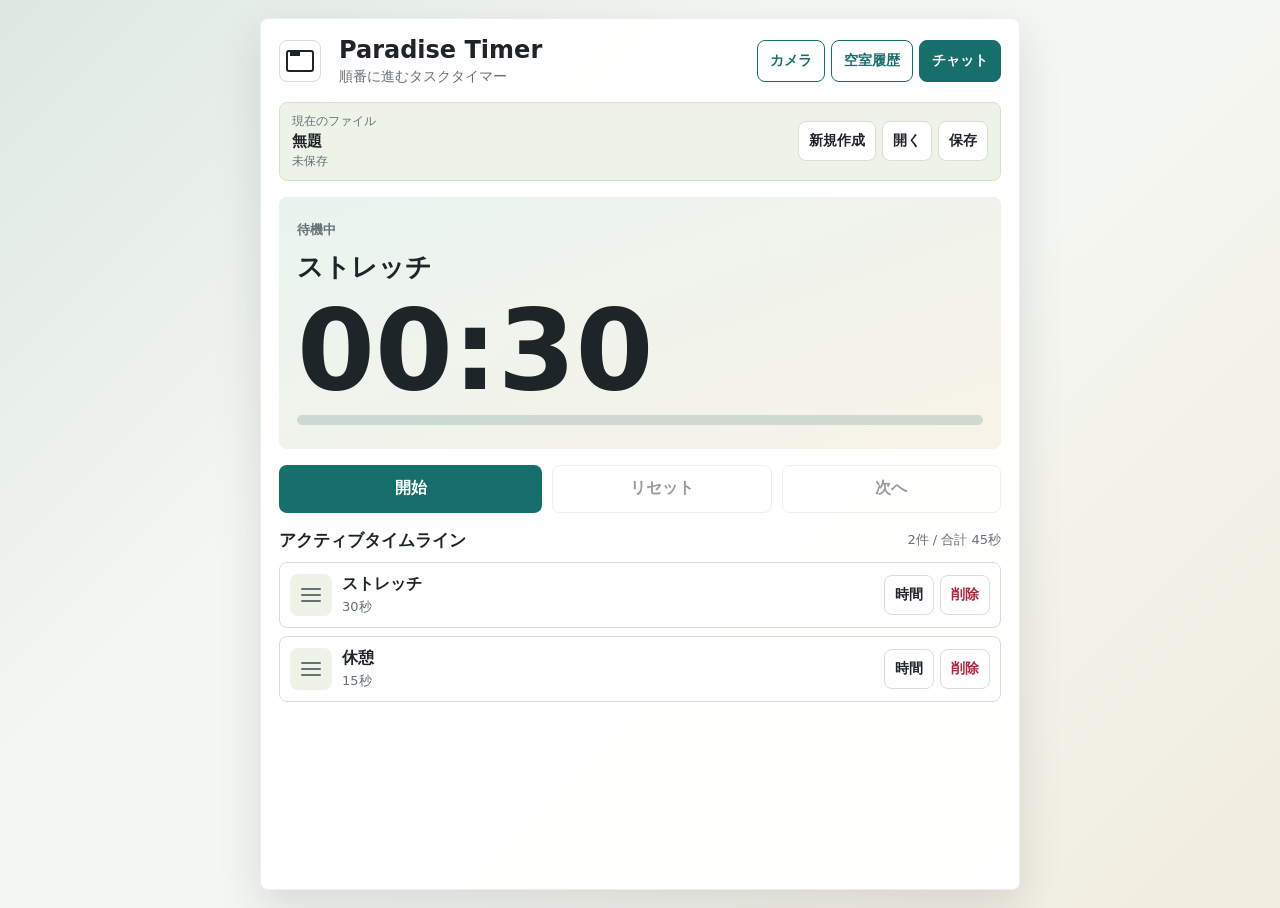
<file: index.html>
<!doctype html>
<html lang="ja">
  <head>
    <meta charset="UTF-8" />
    <meta name="viewport" content="width=device-width, initial-scale=1.0, viewport-fit=cover" />
    <title>Paradise Timer</title>
    <link rel="stylesheet" href="./styles.css?v=20260719-documents" />
  </head>
  <body>
    <main class="app-shell">
      <section class="timer-panel view active" id="timerView" aria-label="タイマー">
        <header class="app-header timer-header">
          <button class="icon-button folder-button" id="openStockBtn" type="button" aria-label="タスクストックを開く"></button>
          <div class="app-title">
            <h1>Paradise Timer</h1>
            <p>順番に進むタスクタイマー</p>
          </div>
          <div class="header-links">
            <a class="camera-button" href="/camera/">カメラ</a>
            <a class="hotel-button" href="/hotel/">空室履歴</a>
            <a class="chat-button" href="/chat/">チャット</a>
          </div>
        </header>

        <div class="file-toolbar" role="toolbar" aria-label="タイマーファイル操作">
          <div class="file-current">
            <span>現在のファイル</span>
            <strong id="currentDocumentName">無題</strong>
            <small id="documentStatus">未保存</small>
          </div>
          <div class="file-actions">
            <button class="small-button" id="newDocumentBtn" type="button">新規作成</button>
            <button class="small-button" id="openDocumentBtn" type="button">開く</button>
            <button class="small-button file-save-button" id="saveDocumentBtn" type="button">保存</button>
          </div>
        </div>

        <section class="now-view" aria-live="polite">
          <p class="status-label" id="timerStatus">待機中</p>
          <h2 id="currentTaskName">ストックからタスクを追加してください</h2>
          <div class="time-display" id="timeDisplay">00:00</div>
          <div class="progress-track" aria-hidden="true">
            <div class="progress-fill" id="progressFill"></div>
          </div>
        </section>

        <div class="control-bar" role="toolbar" aria-label="タイマー操作">
          <button class="primary-button" id="startPauseBtn" type="button">開始</button>
          <button class="secondary-button" id="resetBtn" type="button">リセット</button>
          <button class="secondary-button" id="nextBtn" type="button">次へ</button>
        </div>

        <section class="task-section" aria-label="アクティブタイムライン">
          <div class="section-heading">
            <h2>アクティブタイムライン</h2>
            <span id="taskCount">0件</span>
          </div>
          <div class="task-list" id="taskList"></div>
          <p class="empty-state" id="emptyState">タスクストックからアクティブタイムラインへ追加できます</p>
        </section>
      </section>

      <section class="timer-panel view" id="stockView" aria-label="タスクストック">
        <header class="app-header">
          <button class="icon-button" id="backToTimerBtn" type="button" aria-label="タイマーへ戻る">←</button>
          <div class="app-title">
            <h1>タスクストック</h1>
            <p>やりたいことを名前だけでためておく場所</p>
          </div>
          <button class="icon-button add-button" id="addStockBtn" type="button" aria-label="ストックを追加">+</button>
        </header>

        <section class="task-section stock-section" aria-label="ストック一覧">
          <div class="section-heading">
            <h2>ストック一覧</h2>
            <span id="stockCount">0件</span>
          </div>
          <div class="task-list" id="stockList"></div>
          <p class="empty-state" id="stockEmptyState">+ ボタンからストックを追加できます</p>
        </section>
      </section>
    </main>

    <dialog class="task-dialog" id="timeDialog">
      <form method="dialog" id="timeForm">
        <div class="dialog-header">
          <h2 id="timeDialogTitle">時間を設定</h2>
          <button class="icon-button" id="closeTimeDialogBtn" type="button" aria-label="閉じる">×</button>
        </div>

        <p class="selected-stock-name" id="selectedStockName"></p>

        <div class="time-fields">
          <label class="field">
            <span>分</span>
            <input id="taskMinutesInput" type="number" min="0" max="999" step="1" inputmode="numeric" />
          </label>
          <label class="field">
            <span>秒</span>
            <input id="taskSecondsInput" type="number" min="0" max="59" step="1" inputmode="numeric" />
          </label>
        </div>

        <p class="form-error" id="timeFormError" role="alert"></p>

        <div class="dialog-actions">
          <button class="secondary-button" id="cancelTimeDialogBtn" type="button">キャンセル</button>
          <button class="primary-button" id="saveTimeBtn" type="submit">タイムラインへ追加</button>
        </div>
      </form>
    </dialog>

    <dialog class="task-dialog" id="stockDialog">
      <form method="dialog" id="stockForm">
        <div class="dialog-header">
          <h2 id="stockDialogTitle">ストックを追加</h2>
          <button class="icon-button" id="closeStockDialogBtn" type="button" aria-label="閉じる">×</button>
        </div>

        <label class="field">
          <span>やること</span>
          <input id="stockNameInput" type="text" maxlength="80" autocomplete="off" required />
        </label>

        <p class="form-error" id="stockFormError" role="alert"></p>

        <div class="dialog-actions">
          <button class="secondary-button" id="cancelStockDialogBtn" type="button">キャンセル</button>
          <button class="primary-button" type="submit">保存</button>
        </div>
      </form>
    </dialog>

    <dialog class="task-dialog" id="documentNameDialog">
      <form method="dialog" id="documentNameForm">
        <div class="dialog-header">
          <h2 id="documentNameDialogTitle">新規作成</h2>
          <button class="icon-button" id="closeDocumentNameDialogBtn" type="button" aria-label="閉じる">×</button>
        </div>

        <label class="field">
          <span>ファイル名</span>
          <input id="documentNameInput" type="text" maxlength="80" autocomplete="off" required />
        </label>

        <p class="form-error" id="documentNameError" role="alert"></p>

        <div class="dialog-actions">
          <button class="secondary-button" id="cancelDocumentNameBtn" type="button">キャンセル</button>
          <button class="primary-button" id="confirmDocumentNameBtn" type="submit">作成</button>
        </div>
      </form>
    </dialog>

    <dialog class="task-dialog" id="openDocumentDialog">
      <div class="dialog-body">
        <div class="dialog-header">
          <h2>ファイルを開く</h2>
          <button class="icon-button" id="closeOpenDocumentDialogBtn" type="button" aria-label="閉じる">×</button>
        </div>
        <div class="document-list" id="documentList"></div>
        <p class="empty-state" id="documentListEmpty" hidden>保存されたファイルはありません</p>
        <p class="form-error" id="documentListError" role="alert"></p>
      </div>
    </dialog>

    <script src="./client.js?v=20260719-documents"></script>
  </body>
</html>
</file>
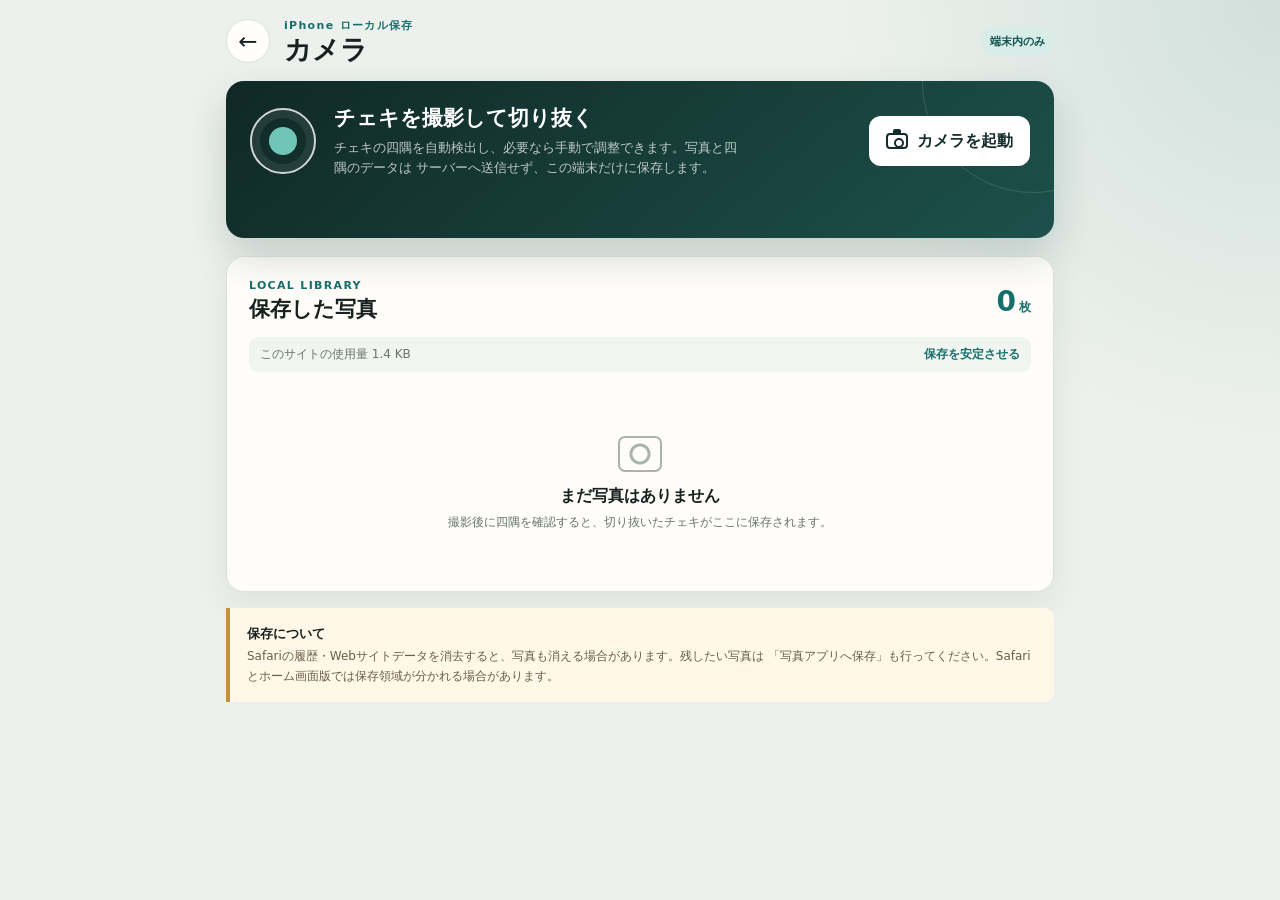
<file: camera/index.html>
<!doctype html>
<html lang="ja">
  <head>
    <meta charset="UTF-8" />
    <meta name="viewport"
      content="width=device-width, initial-scale=1.0, viewport-fit=cover" />
    <meta name="theme-color" content="#152d2a" />
    <title>ローカルカメラ - Paradise Timer</title>
    <link rel="stylesheet" href="/camera/styles.css?v=20260817-menu" />
  </head>
  <body>
    <main class="camera-shell">
      <header class="camera-header">
        <a class="back-link" href="/" aria-label="タイマーへ戻る">←</a>
        <div>
          <p class="eyebrow">iPhone ローカル保存</p>
          <h1>カメラ</h1>
        </div>
        <span class="local-badge">端末内のみ</span>
      </header>

      <section class="capture-card" aria-labelledby="captureTitle">
        <div class="lens-mark" aria-hidden="true"><span></span></div>
        <div class="capture-copy">
          <h2 id="captureTitle">チェキを撮影して切り抜く</h2>
          <p>
            チェキの四隅を自動検出し、必要なら手動で調整できます。写真と四隅のデータは
            サーバーへ送信せず、この端末だけに保存します。
          </p>
        </div>
        <button class="capture-button" id="captureButton" type="button">
          <span class="camera-icon" aria-hidden="true"></span>
          カメラを起動
        </button>
        <input
          id="cameraInput"
          type="file"
          accept="image/*"
          capture="environment"
          aria-label="カメラで写真を撮影"
          hidden
        />
        <p class="capture-status" id="captureStatus" role="status"
          aria-live="polite"></p>
      </section>

      <section class="library-panel" aria-labelledby="libraryTitle">
        <div class="library-heading">
          <div>
            <p class="eyebrow">LOCAL LIBRARY</p>
            <h2 id="libraryTitle">保存した写真</h2>
          </div>
          <div class="library-count">
            <strong id="photoCount">0</strong><span>枚</span>
          </div>
        </div>

        <div class="storage-row">
          <span id="storageUsage">使用容量を確認中…</span>
          <button class="text-button" id="requestPersistence"
            type="button">保存を安定させる</button>
        </div>

        <div class="photo-grid" id="photoGrid"></div>
        <div class="empty-library" id="emptyLibrary">
          <span class="empty-icon" aria-hidden="true"></span>
          <p>まだ写真はありません</p>
          <small>撮影後に四隅を確認すると、切り抜いたチェキがここに保存されます。</small>
        </div>
      </section>

      <aside class="privacy-note">
        <strong>保存について</strong>
        <p>
          Safariの履歴・Webサイトデータを消去すると、写真も消える場合があります。残したい写真は
          「写真アプリへ保存」も行ってください。Safariとホーム画面版では保存領域が分かれる場合があります。
        </p>
      </aside>
    </main>

    <dialog class="photo-dialog" id="photoDialog">
      <div class="dialog-shell">
        <header>
          <div class="dialog-meta">
            <strong id="dialogDate">撮影した写真</strong>
            <small id="dialogSize"></small>
          </div>
          <div class="dialog-header-actions">
            <button class="more-button" id="openPhotoActions" type="button"
              aria-label="写真の操作メニューを開く" aria-expanded="false"
              aria-controls="photoActionMenu">…</button>
            <button class="close-button" id="closeDialog" type="button"
              aria-label="閉じる">×</button>
          </div>
        </header>
        <div class="dialog-image-wrap">
          <img id="dialogImage" alt="撮影した写真の拡大表示" />
        </div>
        <p class="dialog-help" id="saveHelp" role="status"></p>
        <div class="photo-action-menu" id="photoActionMenu" hidden>
          <button class="action-menu-scrim" id="closePhotoActions"
            type="button" aria-label="写真の操作メニューを閉じる"></button>
          <div class="action-sheet" role="menu" aria-label="写真の操作">
            <div class="action-sheet-group">
              <button id="saveToPhotos" type="button" role="menuitem">
                写真アプリへ保存
              </button>
              <button id="adjustPhoto" type="button" role="menuitem">
                範囲を調整
              </button>
              <button class="action-delete" id="deletePhoto" type="button"
                role="menuitem">この写真を削除</button>
            </div>
            <button class="action-cancel" id="cancelPhotoActions"
              type="button">キャンセル</button>
          </div>
        </div>
      </div>
    </dialog>

    <dialog class="crop-dialog" id="cropDialog">
      <div class="crop-shell">
        <header class="crop-header">
          <div>
            <p class="eyebrow">CHEKI DETECTION</p>
            <h2 id="cropTitle">チェキの四隅を確認</h2>
          </div>
          <span class="crop-status" id="cropStatus">自動検出中…</span>
        </header>
        <div class="crop-stage">
          <canvas id="cropCanvas"
            aria-label="チェキの切り抜き範囲を調整"></canvas>
        </div>
        <p class="crop-hint" id="cropHint">
          4つの丸を指で動かして、チェキの角に合わせてください。
        </p>
        <div class="crop-actions">
          <button class="crop-cancel" id="cancelCrop"
            type="button">キャンセル</button>
          <button class="crop-detect" id="detectAgain"
            type="button">自動検出し直す</button>
          <button class="crop-rotate" id="rotateCrop"
            type="button">右へ90°回転</button>
          <button class="crop-save" id="saveCrop"
            type="button">この範囲で保存</button>
        </div>
      </div>
    </dialog>

    <script type="module" src="/camera/client.js?v=20260818-rotation"></script>
  </body>
</html>
</file>
<file: styles.css>
:root {
  color-scheme: light;
  --bg: #f4f6f1;
  --panel: #ffffff;
  --panel-strong: #eef3e8;
  --ink: #1e2528;
  --muted: #667176;
  --line: #d9dfd5;
  --accent: #176f6b;
  --accent-dark: #11534f;
  --accent-soft: #d9efeb;
  --danger: #b4233a;
  --shadow: 0 18px 44px rgba(25, 39, 45, 0.13);
  font-family: -apple-system, BlinkMacSystemFont, "Segoe UI", system-ui, sans-serif;
}

* {
  box-sizing: border-box;
}

html,
body {
  min-width: 320px;
  min-height: 100%;
  margin: 0;
}

body {
  color: var(--ink);
  background:
    linear-gradient(135deg, rgba(23, 111, 107, 0.1), transparent 36%),
    linear-gradient(315deg, rgba(204, 122, 0, 0.08), transparent 42%),
    var(--bg);
}

button,
input {
  font: inherit;
}

button {
  border: 0;
  cursor: pointer;
  -webkit-tap-highlight-color: transparent;
}

button:disabled {
  cursor: not-allowed;
  opacity: 0.45;
}

.app-shell {
  display: grid;
  min-height: 100dvh;
  place-items: center;
  padding: max(18px, env(safe-area-inset-top)) max(14px, env(safe-area-inset-right))
    max(18px, env(safe-area-inset-bottom)) max(14px, env(safe-area-inset-left));
}

.timer-panel {
  width: min(760px, 100%);
  height: min(900px, calc(100dvh - 28px));
  min-height: 0;
  flex-direction: column;
  gap: 16px;
  padding: 18px;
  overflow: hidden;
  border: 1px solid rgba(30, 37, 40, 0.08);
  border-radius: 8px;
  background: rgba(255, 255, 255, 0.94);
  box-shadow: var(--shadow);
}

.view {
  display: none;
}

.view.active {
  display: flex;
}

.app-header,
.section-heading,
.dialog-header,
.dialog-actions,
.control-bar,
.task-actions {
  display: flex;
  align-items: center;
}

.app-header {
  display: grid;
  grid-template-columns: 48px minmax(0, 1fr) 48px;
  gap: 12px;
}

.timer-header {
  grid-template-columns: 48px minmax(0, 1fr) auto;
}

.header-links {
  display: flex;
  gap: 6px;
}

.camera-button,
.hotel-button,
.chat-button {
  display: inline-grid;
  min-height: 42px;
  align-items: center;
  padding: 0 12px;
  border: 1px solid var(--accent);
  border-radius: 8px;
  color: #fff;
  background: var(--accent);
  font-size: 14px;
  font-weight: 700;
  text-decoration: none;
}

.camera-button,
.hotel-button {
  color: var(--accent);
  background: #fff;
}

.chat-button:hover {
  background: var(--accent-dark);
}

.app-title {
  min-width: 0;
}

.app-header h1,
.app-header p,
.section-heading h2,
.now-view h2,
.empty-state,
.status-label,
.selected-stock-name {
  margin: 0;
}

.app-header h1 {
  overflow-wrap: anywhere;
  font-size: 24px;
  line-height: 1.15;
  letter-spacing: 0;
}

.app-header p,
.status-label,
.section-heading span,
.task-time,
.empty-state {
  color: var(--muted);
}

.app-header p {
  margin-top: 3px;
  font-size: 14px;
}

.icon-button {
  width: 42px;
  height: 42px;
  display: inline-grid;
  place-items: center;
  flex: 0 0 auto;
  border: 1px solid var(--line);
  border-radius: 8px;
  color: var(--ink);
  background: #fff;
  font-size: 22px;
  line-height: 1;
}

.folder-button::before {
  content: "";
  width: 24px;
  height: 18px;
  display: block;
  border: 2px solid currentColor;
  border-radius: 3px;
  background: linear-gradient(currentColor, currentColor) 2px -3px / 10px 7px no-repeat;
}

.add-button {
  width: 48px;
  height: 48px;
  color: #fff;
  background: var(--accent);
  border-color: var(--accent);
  font-size: 30px;
}

.file-toolbar {
  display: flex;
  align-items: center;
  justify-content: space-between;
  gap: 12px;
  padding: 10px 12px;
  border: 1px solid var(--line);
  border-radius: 8px;
  background: var(--panel-strong);
}

.file-current {
  display: grid;
  min-width: 0;
  gap: 2px;
}

.file-current span,
.file-current small {
  color: var(--muted);
  font-size: 12px;
}

.file-current strong {
  overflow: hidden;
  text-overflow: ellipsis;
  white-space: nowrap;
  font-size: 15px;
}

.file-actions {
  display: flex;
  flex: 0 0 auto;
  gap: 6px;
}

.file-save-button {
  color: #fff;
  border-color: var(--accent);
  background: var(--accent);
}

.now-view {
  display: grid;
  gap: 12px;
  padding: 24px 18px;
  border-radius: 8px;
  background: linear-gradient(160deg, #e9f4ef, #f8f3e8);
}

.status-label {
  font-size: 13px;
  font-weight: 700;
}

.now-view h2 {
  min-height: 34px;
  overflow-wrap: anywhere;
  font-size: 26px;
  line-height: 1.25;
}

.time-display {
  font-variant-numeric: tabular-nums;
  font-size: clamp(58px, 18vw, 112px);
  font-weight: 800;
  line-height: 0.95;
  letter-spacing: 0;
}

.progress-track {
  width: 100%;
  height: 10px;
  overflow: hidden;
  border-radius: 999px;
  background: rgba(17, 83, 79, 0.16);
}

.progress-fill {
  width: 0%;
  height: 100%;
  border-radius: inherit;
  background: var(--accent);
  transition: width 180ms linear;
}

.control-bar {
  display: grid;
  grid-template-columns: 1.2fr 1fr 1fr;
  gap: 10px;
}

.primary-button,
.secondary-button {
  min-height: 48px;
  padding: 0 16px;
  border-radius: 8px;
  font-weight: 760;
}

.primary-button {
  color: #fff;
  background: var(--accent);
}

.secondary-button {
  color: var(--ink);
  border: 1px solid var(--line);
  background: #fff;
}

.task-section {
  min-height: 0;
  display: flex;
  flex: 1;
  flex-direction: column;
  gap: 10px;
  overflow: hidden;
}

.stock-section {
  padding-top: 8px;
}

.section-heading {
  justify-content: space-between;
  gap: 12px;
}

.section-heading h2 {
  font-size: 17px;
}

.section-heading span {
  font-size: 13px;
}

.task-list {
  display: grid;
  gap: 8px;
  min-height: 0;
  overflow-y: auto;
  overscroll-behavior: contain;
  padding-bottom: 4px;
  -webkit-overflow-scrolling: touch;
}

.task-item {
  display: grid;
  grid-template-columns: 42px minmax(0, 1fr) auto;
  align-items: center;
  gap: 10px;
  min-height: 66px;
  padding: 10px;
  border: 1px solid var(--line);
  border-radius: 8px;
  background: #fff;
  touch-action: pan-y;
}

.stock-item {
  grid-template-columns: 42px minmax(0, 1fr) auto;
  touch-action: auto;
}

.stock-item .task-actions {
  align-self: center;
}

.task-item.active {
  border-color: var(--accent);
  box-shadow: inset 4px 0 0 var(--accent);
}

.task-item.dragging {
  opacity: 0.7;
  box-shadow: 0 14px 28px rgba(25, 39, 45, 0.18);
}

.drag-handle {
  width: 42px;
  height: 42px;
  display: inline-grid;
  place-items: center;
  border-radius: 8px;
  color: var(--muted);
  background: var(--panel-strong);
  cursor: grab;
  touch-action: none;
}

.drag-handle::before {
  content: "";
  width: 20px;
  height: 2px;
  border-radius: 999px;
  background: currentColor;
  box-shadow:
    0 -6px 0 currentColor,
    0 6px 0 currentColor;
}

.task-main {
  min-width: 0;
}

.task-name {
  overflow-wrap: anywhere;
  font-size: 16px;
  font-weight: 740;
  line-height: 1.3;
}

.task-time {
  margin-top: 3px;
  font-size: 13px;
  font-variant-numeric: tabular-nums;
}

.task-actions {
  justify-content: flex-end;
  gap: 6px;
  white-space: nowrap;
}

.small-button {
  min-width: 44px;
  height: 40px;
  padding: 0 10px;
  border: 1px solid var(--line);
  border-radius: 8px;
  color: var(--ink);
  background: #fff;
  font-size: 14px;
  font-weight: 700;
}

.small-button.delete {
  color: var(--danger);
}

.empty-state {
  padding: 28px 12px;
  border: 1px dashed var(--line);
  border-radius: 8px;
  text-align: center;
}

.task-dialog {
  width: min(460px, calc(100vw - 28px));
  max-height: min(720px, calc(100dvh - 28px));
  padding: 0;
  border: 0;
  border-radius: 8px;
  background: #fff;
  box-shadow: var(--shadow);
}

.task-dialog::backdrop {
  background: rgba(14, 22, 25, 0.38);
}

.task-dialog form,
.dialog-body {
  display: grid;
  gap: 16px;
  padding: 18px;
}

.document-list {
  display: grid;
  gap: 8px;
  max-height: min(440px, 55dvh);
  overflow-y: auto;
}

.document-list-item {
  display: flex;
  align-items: center;
  justify-content: space-between;
  gap: 12px;
  padding: 10px;
  border: 1px solid var(--line);
  border-radius: 8px;
}

.document-list-main {
  display: grid;
  min-width: 0;
  gap: 3px;
}

.document-list-main strong {
  overflow-wrap: anywhere;
}

.document-list-main small {
  color: var(--muted);
}

.dialog-header {
  justify-content: space-between;
  gap: 12px;
}

.dialog-header h2 {
  margin: 0;
  font-size: 19px;
}

.selected-stock-name {
  padding: 12px;
  border-radius: 8px;
  background: var(--accent-soft);
  overflow-wrap: anywhere;
  font-weight: 740;
}

.field {
  display: grid;
  gap: 7px;
}

.field span {
  color: var(--muted);
  font-size: 13px;
  font-weight: 700;
}

.field input {
  width: 100%;
  min-height: 48px;
  padding: 10px 12px;
  border: 1px solid var(--line);
  border-radius: 8px;
  color: var(--ink);
  background: #fff;
  font-size: 16px;
}

.time-fields {
  display: grid;
  grid-template-columns: 1fr 1fr;
  gap: 12px;
}

.form-error {
  min-height: 20px;
  margin: 0;
  color: var(--danger);
  font-size: 14px;
}

.dialog-actions {
  justify-content: flex-end;
  gap: 10px;
}

@media (max-width: 560px) {
  .app-shell {
    align-items: stretch;
    padding: env(safe-area-inset-top) 0 env(safe-area-inset-bottom);
  }

  .timer-panel {
    height: 100dvh;
    min-height: 0;
    border: 0;
    border-radius: 0;
    box-shadow: none;
  }

  .app-header {
    grid-template-columns: 42px minmax(0, 1fr) 42px;
  }

  .timer-header {
    grid-template-columns: 42px minmax(0, 1fr);
  }

  .timer-header .header-links {
    grid-column: 1 / -1;
    justify-content: flex-end;
  }

  .file-toolbar {
    align-items: stretch;
    flex-direction: column;
  }

  .file-actions {
    display: grid;
    grid-template-columns: repeat(3, 1fr);
  }

  .add-button {
    width: 42px;
    height: 42px;
  }

  .control-bar {
    grid-template-columns: 1fr 1fr;
  }

  .control-bar .primary-button {
    grid-column: 1 / -1;
  }

  .task-item {
    grid-template-columns: 40px minmax(0, 1fr) auto;
  }

  .stock-item {
    grid-template-columns: 40px minmax(0, 1fr) auto;
  }

  .task-actions {
    grid-column: auto;
  }

  .stock-item .task-actions {
    grid-column: auto;
  }
}
</file>
<file: camera/styles.css>
:root {
  color-scheme: light;
  --bg: #edf1ed;
  --paper: #fffefa;
  --ink: #17211f;
  --muted: #69736f;
  --line: #dce3de;
  --accent: #176f6b;
  --accent-dark: #11534f;
  --night: #152d2a;
  --danger: #a72a3e;
  font-family: -apple-system, BlinkMacSystemFont, "Segoe UI", system-ui,
    sans-serif;
}

* {
  box-sizing: border-box;
}
html {
  min-width: 320px;
  min-height: 100%;
  background: var(--bg);
}
body {
  min-height: 100%;
  margin: 0;
  color: var(--ink);
  background:
    radial-gradient(circle at 100% 0%, rgba(23, 111, 107, .13), transparent
    28rem),
    var(--bg);
}
button,
a {
  font: inherit;
  -webkit-tap-highlight-color: transparent;
}
button {
  cursor: pointer;
}
button:disabled {
  cursor: default;
  opacity: .55;
}

.camera-shell {
  width: min(860px, 100%);
  margin: 0 auto;
  padding: max(18px, env(safe-area-inset-top)) 16px max(48px,
    env(safe-area-inset-bottom));
}
.camera-header {
  display: grid;
  grid-template-columns: 46px minmax(0, 1fr) auto;
  align-items: center;
  gap: 12px;
  margin-bottom: 16px;
}
.camera-header h1,
.camera-header p,
.capture-card h2,
.capture-card p,
.library-panel h2,
.library-panel p,
.privacy-note p {
  margin: 0;
}
.camera-header h1 {
  margin-top: 2px;
  font-size: 27px;
  line-height: 1.1;
}
.eyebrow {
  color: var(--accent);
  font-size: 11px;
  font-weight: 850;
  letter-spacing: .12em;
}
.back-link {
  display: grid;
  width: 44px;
  height: 44px;
  place-items: center;
  border: 1px solid var(--line);
  border-radius: 50%;
  color: var(--ink);
  background: var(--paper);
  font-size: 23px;
  text-decoration: none;
}
.local-badge {
  padding: 7px 9px;
  border-radius: 999px;
  color: var(--accent-dark);
  background: #d8ece8;
  font-size: 11px;
  font-weight: 800;
}
.capture-card {
  position: relative;
  display: grid;
  grid-template-columns: auto minmax(0, 1fr) auto;
  align-items: center;
  gap: 18px;
  overflow: hidden;
  padding: 24px;
  border-radius: 18px;
  color: #fff;
  background: linear-gradient(140deg, #102825, #1d514b);
  box-shadow: 0 18px 40px rgba(15, 48, 43, .18);
}
.capture-card::after {
  position: absolute;
  width: 220px;
  height: 220px;
  right: -90px;
  top: -110px;
  border: 1px solid rgba(255,255,255,.13);
  border-radius: 50%;
  content: "";
}
.lens-mark {
  display: grid;
  width: 66px;
  height: 66px;
  place-items: center;
  border: 2px solid rgba(255,255,255,.8);
  border-radius: 50%;
  box-shadow: inset 0 0 0 8px rgba(255,255,255,.08);
}
.lens-mark span {
  width: 28px;
  height: 28px;
  border-radius: 50%;
  background: #70c5b8;
}
.capture-copy {
  position: relative;
  z-index: 1;
}
.capture-copy h2 {
  font-size: 21px;
  line-height: 1.3;
}
.capture-copy p {
  max-width: 410px;
  margin-top: 6px;
  color: rgba(255,255,255,.72);
  font-size: 13px;
  line-height: 1.55;
}
.capture-button {
  position: relative;
  z-index: 1;
  display: flex;
  min-height: 50px;
  align-items: center;
  gap: 9px;
  padding: 0 17px;
  border: 0;
  border-radius: 12px;
  color: var(--night);
  background: #fff;
  font-weight: 850;
  white-space: nowrap;
}
.camera-icon {
  position: relative;
  display: inline-block;
  width: 22px;
  height: 16px;
  border: 2px solid currentColor;
  border-radius: 4px;
}
.camera-icon::before {
  position: absolute;
  width: 8px;
  height: 4px;
  left: 5px;
  top: -6px;
  border-radius: 2px 2px 0 0;
  background: currentColor;
  content: "";
}
.camera-icon::after {
  position: absolute;
  width: 6px;
  height: 6px;
  left: 6px;
  top: 3px;
  border: 2px solid currentColor;
  border-radius: 50%;
  content: "";
}
.capture-status {
  grid-column: 2 / -1;
  min-height: 18px;
  color: rgba(255,255,255,.75);
  font-size: 13px;
}
.capture-status.success {
  color: #a9f1d7;
}
.capture-status.error {
  color: #ffc2cd;
}

.library-panel {
  margin-top: 18px;
  padding: 22px;
  border: 1px solid var(--line);
  border-radius: 18px;
  background: rgba(255, 254, 250, .96);
  box-shadow: 0 12px 34px rgba(25, 45, 40, .08);
}
.library-heading,
.storage-row {
  display: flex;
  align-items: center;
  justify-content: space-between;
  gap: 14px;
}
.library-heading h2 {
  margin-top: 3px;
  font-size: 21px;
}
.library-count {
  display: flex;
  align-items: baseline;
  gap: 3px;
  color: var(--accent);
}
.library-count strong {
  font-size: 28px;
  font-variant-numeric: tabular-nums;
}
.library-count span {
  font-size: 12px;
  font-weight: 800;
}
.storage-row {
  margin-top: 14px;
  padding: 9px 11px;
  border-radius: 9px;
  color: var(--muted);
  background: #f1f5f1;
  font-size: 12px;
}
.text-button {
  padding: 0;
  border: 0;
  color: var(--accent);
  background: transparent;
  font-size: 12px;
  font-weight: 800;
}
.photo-grid {
  display: grid;
  grid-template-columns: repeat(3, minmax(0, 1fr));
  gap: 10px;
  margin-top: 16px;
}
.photo-tile {
  min-width: 0;
  overflow: hidden;
  padding: 0;
  border: 1px solid var(--line);
  border-radius: 12px;
  background: #fff;
  text-align: left;
}
.photo-tile img {
  display: block;
  width: 100%;
  aspect-ratio: 1;
  object-fit: cover;
  background: #e8ece9;
}
.photo-tile > span {
  display: flex;
  align-items: center;
  justify-content: space-between;
  gap: 5px;
  padding: 8px;
}
.photo-tile strong {
  overflow: hidden;
  font-size: 11px;
  text-overflow: ellipsis;
  white-space: nowrap;
}
.photo-tile small {
  color: var(--muted);
  font-size: 10px;
  white-space: nowrap;
}
.empty-library {
  padding: 48px 16px 38px;
  color: var(--muted);
  text-align: center;
}
.empty-library[hidden] {
  display: none;
}
.empty-library p {
  margin: 10px 0 4px;
  color: var(--ink);
  font-weight: 800;
}
.empty-library small {
  font-size: 12px;
}
.empty-icon {
  display: inline-block;
  width: 44px;
  height: 36px;
  border: 2px solid #a9b4af;
  border-radius: 7px;
  background: radial-gradient(circle, transparent 7px, #a9b4af 8px, #a9b4af
    10px, transparent 11px);
}
.privacy-note {
  margin-top: 16px;
  padding: 15px 17px;
  border-left: 4px solid #c59235;
  border-radius: 0 10px 10px 0;
  background: #fff8e8;
}
.privacy-note strong {
  font-size: 13px;
}
.privacy-note p {
  margin-top: 4px;
  color: #685d47;
  font-size: 12px;
  line-height: 1.65;
}

.photo-dialog {
  width: 100%;
  height: 100%;
  max-width: none;
  max-height: none;
  margin: 0;
  padding: 0;
  border: 0;
  color: #fff;
  background: rgba(6, 13, 12, .96);
}
.photo-dialog::backdrop {
  background: rgba(6, 13, 12, .95);
}
.dialog-shell {
  display: grid;
  height: 100dvh;
  grid-template-rows: auto minmax(0, 1fr) auto;
  padding: max(12px, env(safe-area-inset-top)) 14px max(18px,
    env(safe-area-inset-bottom));
}
.dialog-shell header {
  display: flex;
  align-items: center;
  justify-content: space-between;
  gap: 14px;
  padding-bottom: 10px;
}
.dialog-meta {
  display: grid;
  gap: 3px;
}
.dialog-meta small {
  color: rgba(255,255,255,.6);
}
.dialog-header-actions {
  display: flex;
  align-items: center;
  gap: 8px;
}
.more-button,
.close-button {
  width: 44px;
  height: 44px;
  border: 1px solid rgba(255,255,255,.25);
  border-radius: 50%;
  color: #fff;
  background: rgba(255,255,255,.08);
}
.more-button {
  padding: 0 0 8px;
  font-size: 27px;
  font-weight: 800;
  letter-spacing: 1px;
}
.close-button {
  font-size: 25px;
}
.dialog-image-wrap {
  display: grid;
  min-height: 0;
  place-items: center;
  overflow: hidden;
}
.dialog-image-wrap img {
  display: block;
  max-width: 100%;
  max-height: 100%;
  object-fit: contain;
}
.dialog-help {
  position: fixed;
  z-index: 4;
  right: 20px;
  bottom: max(20px, env(safe-area-inset-bottom));
  left: 20px;
  max-width: 520px;
  margin: 0 auto;
  padding: 11px 14px;
  border-radius: 10px;
  color: #fff;
  background: rgba(167,42,62,.92);
  font-size: 12px;
  text-align: center;
}
.dialog-help:empty {
  display: none;
}
.photo-action-menu[hidden] {
  display: none;
}
.photo-action-menu {
  position: fixed;
  z-index: 3;
  inset: 0;
}
.action-menu-scrim {
  position: absolute;
  inset: 0;
  width: 100%;
  height: 100%;
  padding: 0;
  border: 0;
  background: rgba(0,0,0,.48);
}
.action-sheet {
  position: absolute;
  right: 12px;
  bottom: max(12px, env(safe-area-inset-bottom));
  left: 12px;
  display: grid;
  max-width: 520px;
  margin: 0 auto;
  gap: 9px;
}
.action-sheet-group {
  overflow: hidden;
  border-radius: 14px;
  background: rgba(246,246,248,.98);
}
.action-sheet button {
  width: 100%;
  min-height: 56px;
  padding: 0 18px;
  border: 0;
  color: #1167c4;
  background: transparent;
  font-size: 17px;
  font-weight: 650;
}
.action-sheet-group button + button {
  border-top: 1px solid rgba(60,60,67,.2);
}
.action-sheet .action-delete {
  color: #d52d38;
}
.action-cancel {
  border-radius: 14px !important;
  background: rgba(246,246,248,.98) !important;
  font-weight: 800 !important;
}

.crop-dialog {
  width: 100%;
  height: 100%;
  max-width: none;
  max-height: none;
  margin: 0;
  padding: 0;
  border: 0;
  color: #fff;
  background: #0b1715;
}
.crop-dialog::backdrop {
  background: #0b1715;
}
.crop-shell {
  display: grid;
  height: 100dvh;
  grid-template-rows: auto minmax(0, 1fr) auto auto;
  gap: 12px;
  padding: max(16px, env(safe-area-inset-top)) 14px max(18px,
    env(safe-area-inset-bottom));
}
.crop-header {
  display: flex;
  align-items: center;
  justify-content: space-between;
  gap: 12px;
}
.crop-header h2,
.crop-header p {
  margin: 0;
}
.crop-header h2 {
  margin-top: 3px;
  font-size: 20px;
}
.crop-status {
  flex: 0 0 auto;
  padding: 6px 9px;
  border-radius: 999px;
  color: #f9dca4;
  background: rgba(197,146,53,.18);
  font-size: 11px;
  font-weight: 800;
}
.crop-status.detected {
  color: #a9f1d7;
  background: rgba(56,174,132,.18);
}
.crop-status.fallback {
  color: #f9dca4;
}
.crop-stage {
  display: grid;
  min-height: 0;
  place-items: center;
  overflow: hidden;
  border-radius: 15px;
  background: #050908;
  box-shadow: inset 0 0 0 1px rgba(255,255,255,.08);
}
#cropCanvas {
  display: block;
  max-width: 100%;
  max-height: 100%;
  border-radius: 10px;
  touch-action: none;
}
.crop-hint {
  margin: 0;
  color: rgba(255,255,255,.68);
  font-size: 12px;
  line-height: 1.55;
  text-align: center;
}
.crop-hint.error {
  color: #ffc2cd;
}
.crop-actions {
  display: grid;
  grid-template-columns: repeat(3, minmax(0, 1fr));
  gap: 9px;
}
.crop-actions button {
  min-height: 48px;
  padding: 0 14px;
  border-radius: 11px;
  font-weight: 850;
}
.crop-cancel {
  border: 1px solid rgba(255,255,255,.25);
  color: #fff;
  background: transparent;
}
.crop-detect,
.crop-rotate {
  border: 1px solid rgba(112,197,184,.55);
  color: #a9f1e2;
  background: transparent;
}
.crop-save {
  border: 0;
  color: var(--night);
  background: #fff;
  grid-column: 1 / -1;
  grid-row: 1;
}

@media (max-width: 640px) {
  .camera-shell {
    padding-right: 12px;
    padding-left: 12px;
  }
  .capture-card {
    grid-template-columns: auto minmax(0, 1fr);
    padding: 20px 17px;
  }
  .lens-mark {
    width: 54px;
    height: 54px;
  }
  .capture-button {
    grid-column: 1 / -1;
    justify-content: center;
  }
  .capture-status {
    grid-column: 1 / -1;
    text-align: center;
  }
  .library-panel {
    padding: 18px 13px;
  }
  .photo-grid {
    grid-template-columns: repeat(2, minmax(0, 1fr));
    gap: 8px;
  }
  .crop-actions {
    grid-template-columns: 1fr 1fr;
  }
  .crop-rotate {
    grid-column: 1 / -1;
  }
}
</file>
